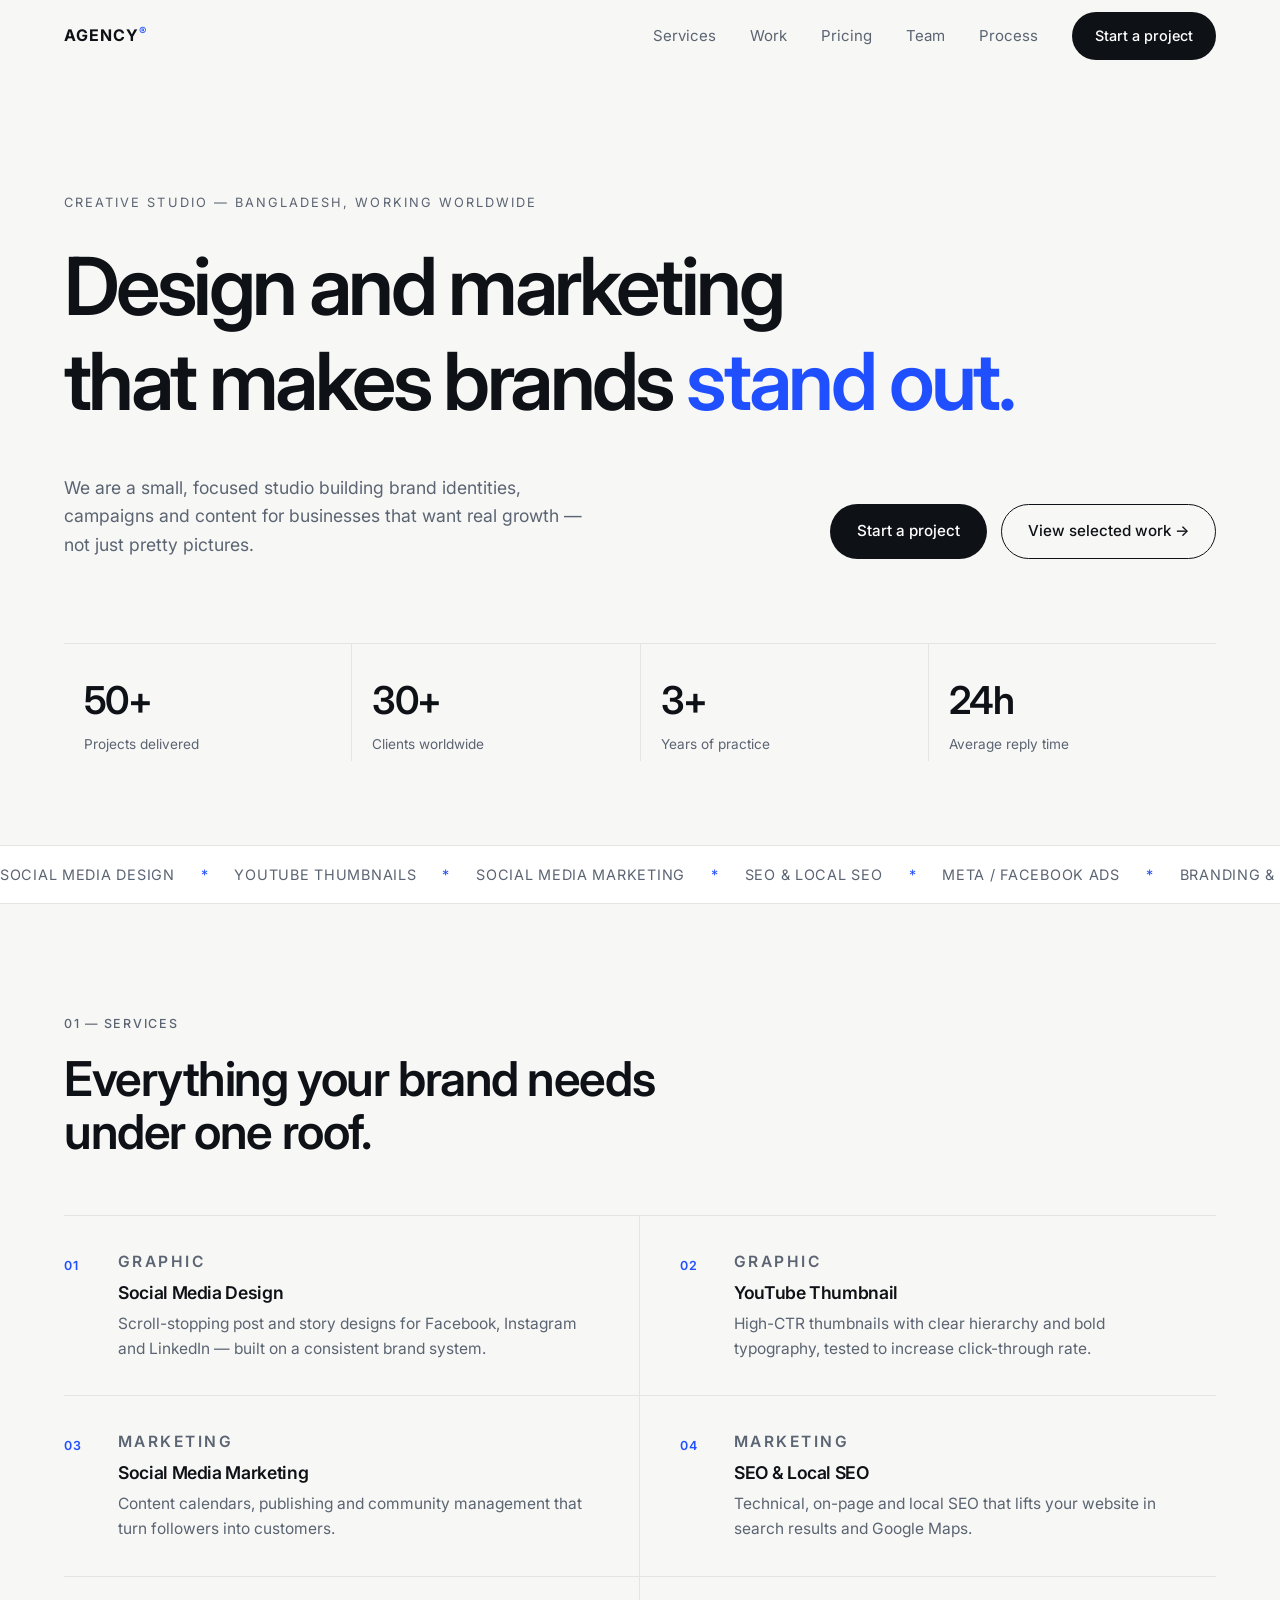
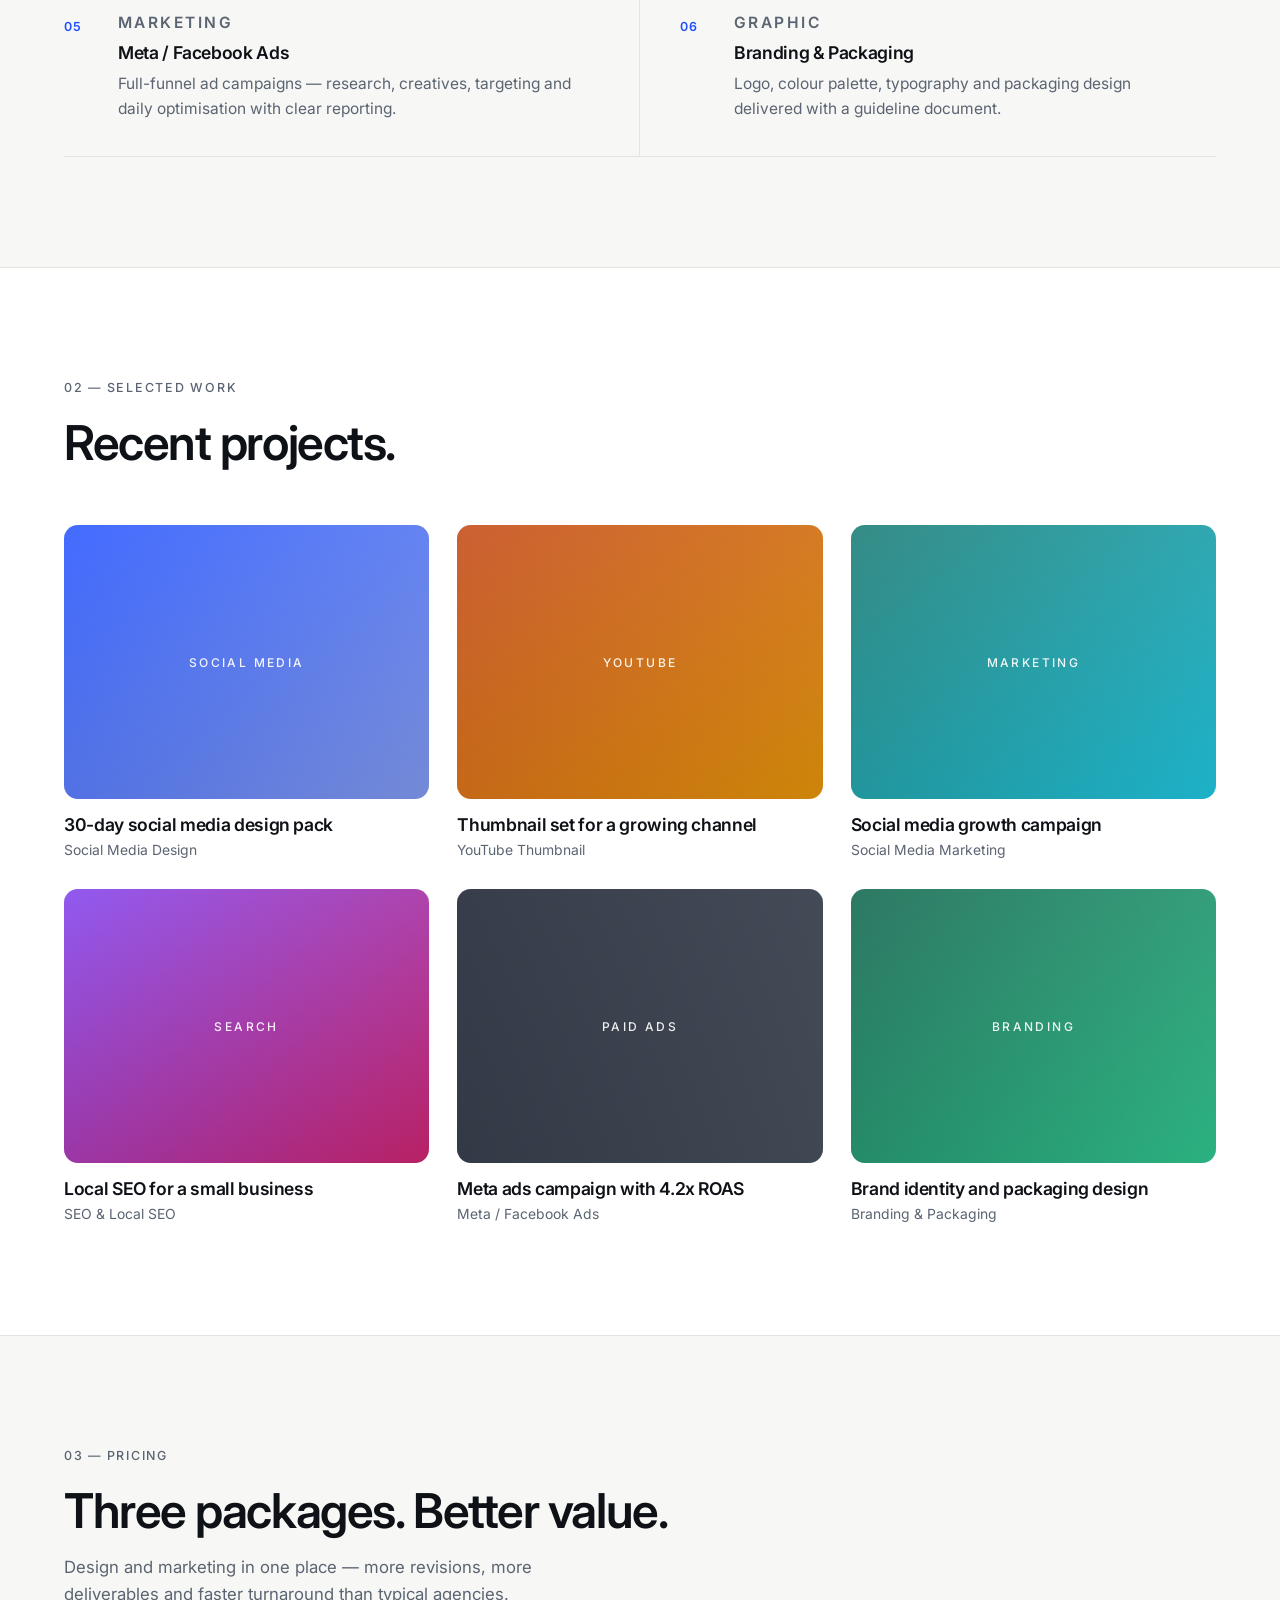
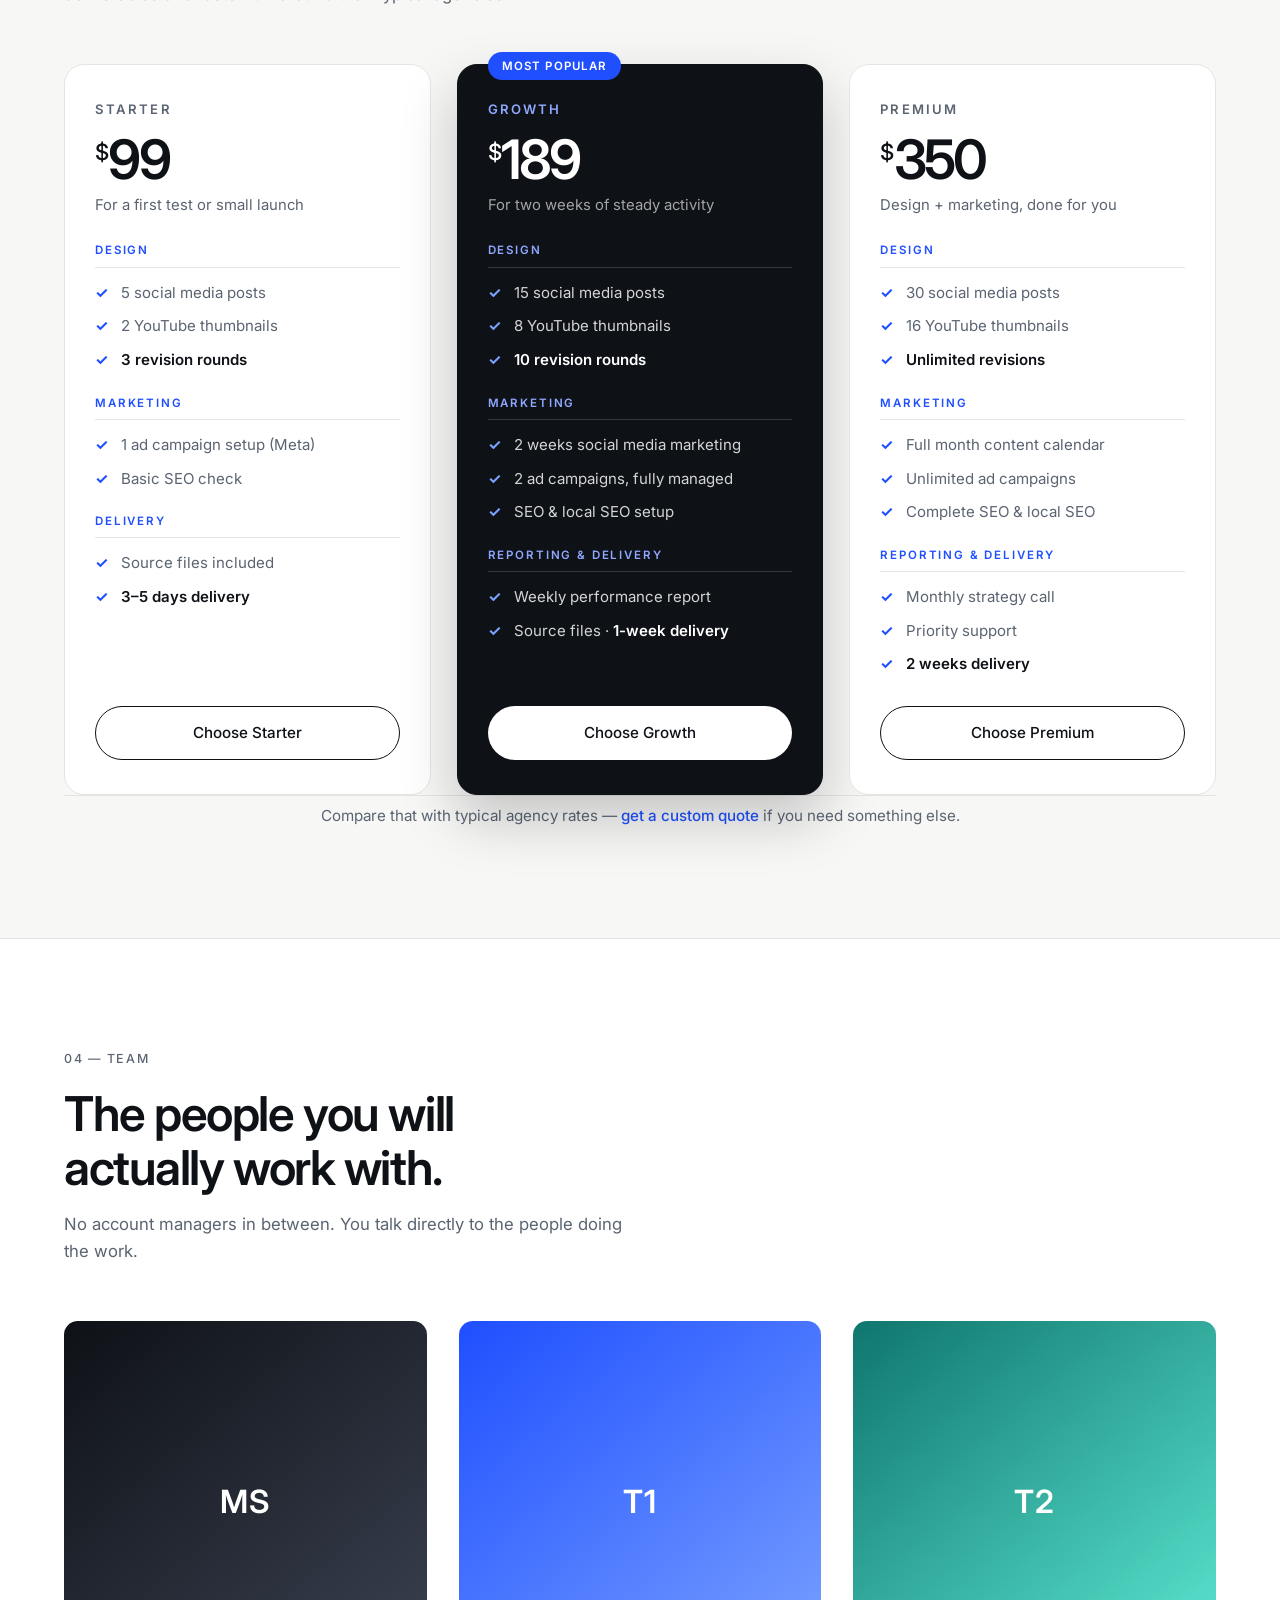
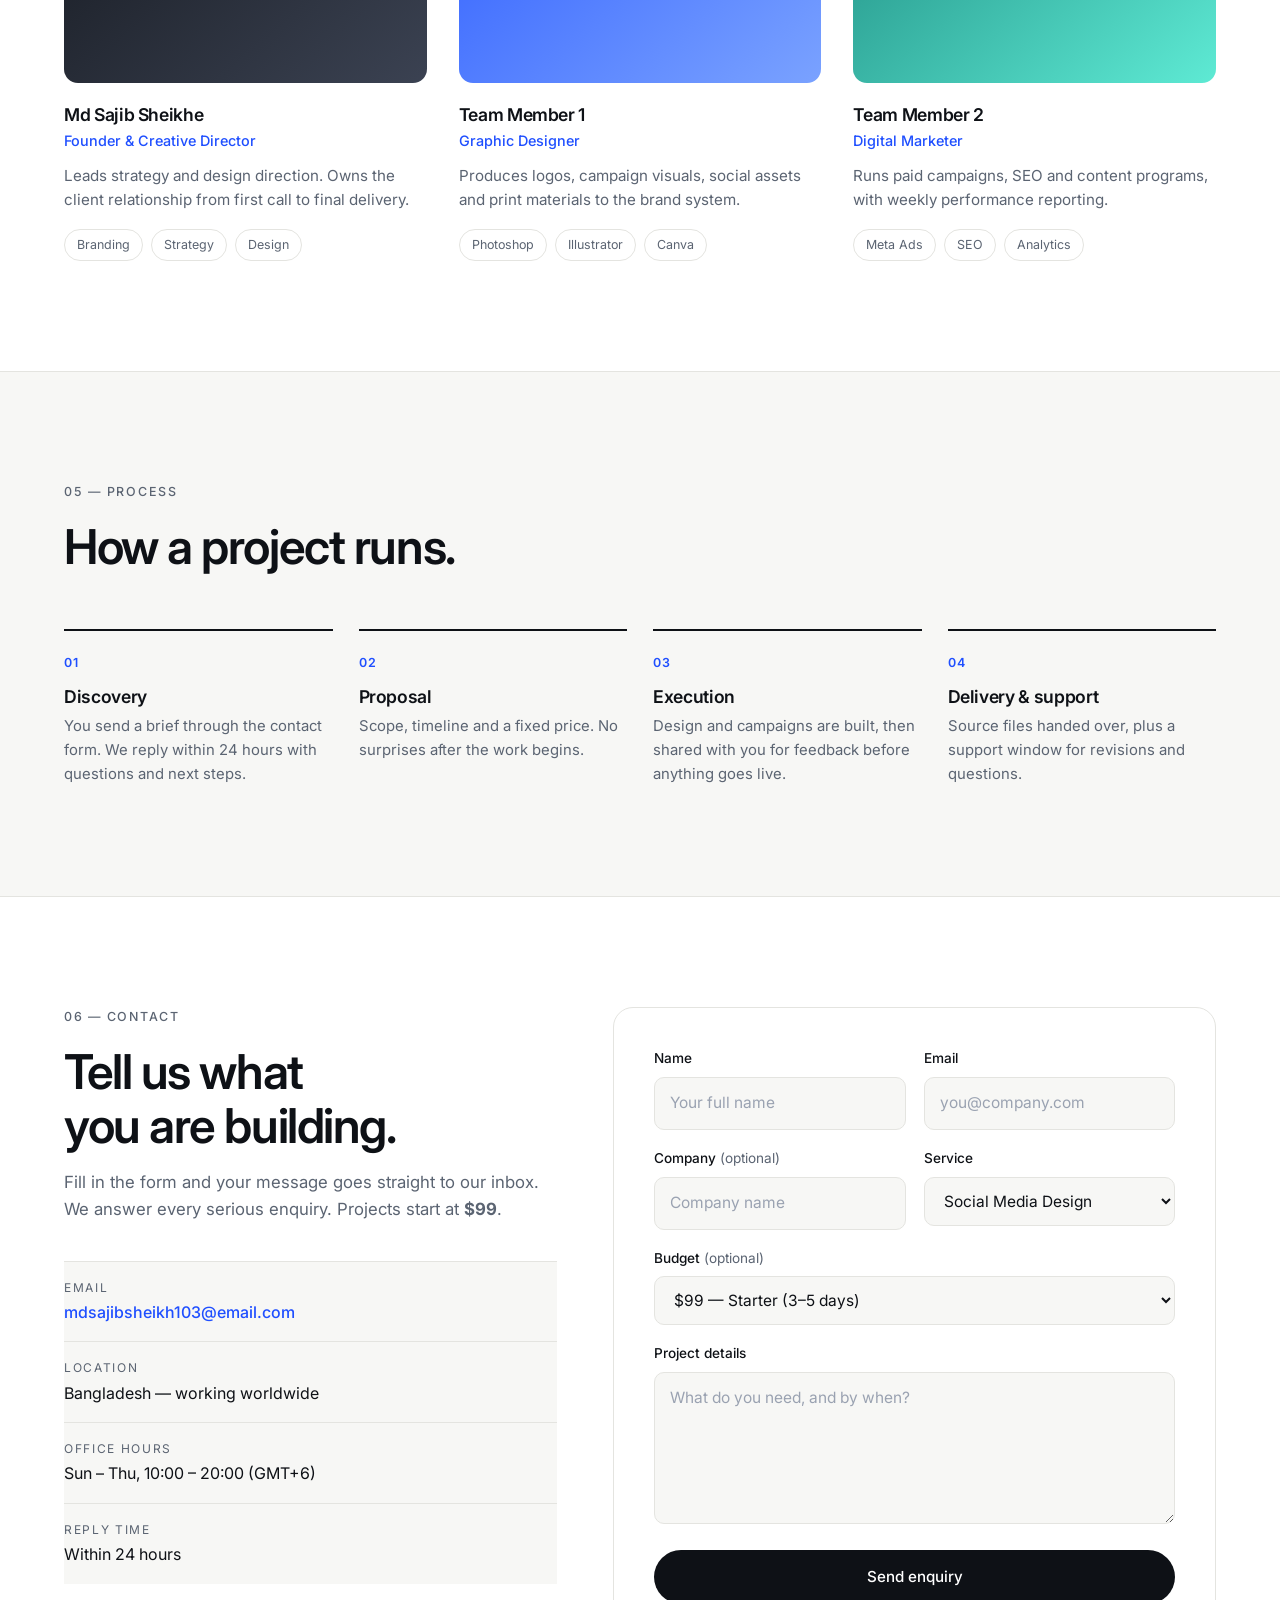
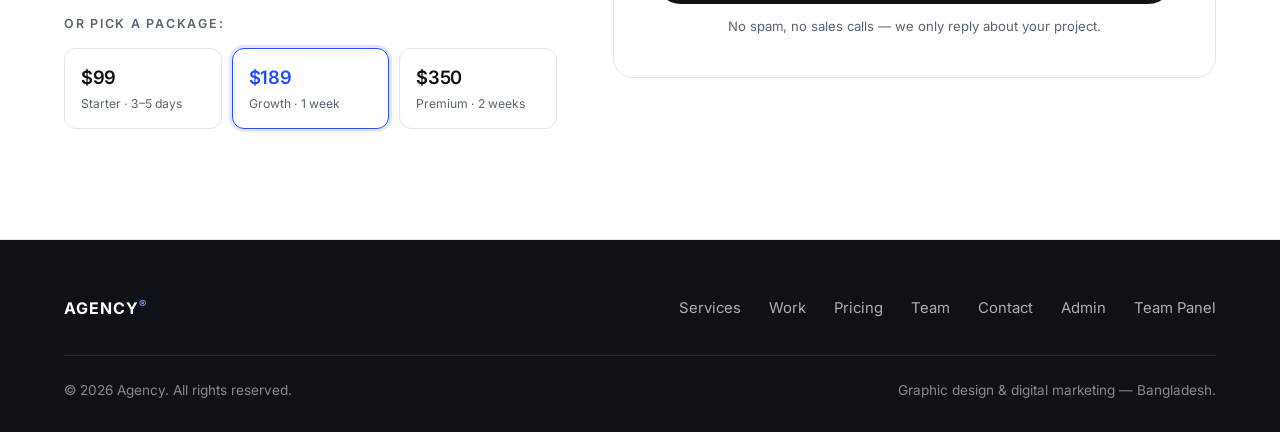
<file: index.html>
<!DOCTYPE html>
<html lang="en">
<head>
  <meta charset="UTF-8" />
  <meta name="viewport" content="width=device-width, initial-scale=1.0" />
  <title>Agency — Graphic Design & Digital Marketing</title>
  <meta name="description" content="A creative studio for graphic design, branding, SEO and digital marketing. We help brands grow online." />
  <link rel="preconnect" href="https://fonts.googleapis.com" />
  <link rel="preconnect" href="https://fonts.gstatic.com" crossorigin />
  <link href="https://fonts.googleapis.com/css2?family=Inter:wght@400;500;600;700&display=swap" rel="stylesheet" />
  <link rel="stylesheet" href="style.css" />
</head>
<body>

  <!-- ===== NAVBAR ===== -->
  <header class="nav" id="nav">
    <div class="progress" id="progress"></div>
    <div class="wrap nav-inner">
      <a href="#top" class="logo">AGENCY<span>®</span></a>

      <nav class="menu" id="menu">
        <a href="#services">Services</a>
        <a href="#work">Work</a>
        <a href="#pricing">Pricing</a>
        <a href="#team">Team</a>
        <a href="#process">Process</a>
        <a href="#contact" class="btn btn-dark nav-cta">Start a project</a>
      </nav>

      <button class="burger" id="burger" aria-label="Menu" aria-expanded="false">
        <span></span><span></span>
      </button>
    </div>
  </header>

  <main id="top">

    <!-- ===== HERO ===== -->
    <section class="hero">
      <div class="wrap">
        <p class="eyebrow">Creative studio — Bangladesh, working worldwide</p>

        <h1 class="hero-title">
          <span class="line"><span>Design and marketing</span></span>
          <span class="line"><span>that makes brands <em>stand out.</em></span></span>
        </h1>

        <div class="hero-bottom">
          <p class="hero-lead">
            We are a small, focused studio building brand identities,
            campaigns and content for businesses that want real growth —
            not just pretty pictures.
          </p>
          <div class="hero-actions">
            <a href="#contact" class="btn btn-dark">Start a project</a>
            <a href="#work" class="btn btn-ghost">View selected work →</a>
          </div>
        </div>

        <ul class="stats">
          <li><strong>50+</strong><span>Projects delivered</span></li>
          <li><strong>30+</strong><span>Clients worldwide</span></li>
          <li><strong>3+</strong><span>Years of practice</span></li>
          <li><strong>24h</strong><span>Average reply time</span></li>
        </ul>
      </div>
    </section>

    <!-- ===== MARQUEE / FOCUS ===== -->
    <section class="strip">
      <div class="strip-track" id="stripTrack">
        <span>Social Media Design</span><i>*</i>
        <span>YouTube Thumbnails</span><i>*</i>
        <span>Social Media Marketing</span><i>*</i>
        <span>SEO &amp; Local SEO</span><i>*</i>
        <span>Meta / Facebook Ads</span><i>*</i>
        <span>Branding &amp; Packaging</span><i>*</i>
      </div>
    </section>

    <!-- ===== SERVICES ===== -->
    <section class="section" id="services">
      <div class="wrap">
        <header class="head">
          <p class="label">01 — Services</p>
          <h2>Everything your brand needs<br />under one roof.</h2>
        </header>

        <div class="services">
          <article class="srv">
            <span class="srv-no">01</span>
            <div>
              <p class="srv-cat">Graphic</p>
              <h3>Social Media Design</h3>
              <p>Scroll-stopping post and story designs for Facebook, Instagram and LinkedIn — built on a consistent brand system.</p>
            </div>
          </article>

          <article class="srv">
            <span class="srv-no">02</span>
            <div>
              <p class="srv-cat">Graphic</p>
              <h3>YouTube Thumbnail</h3>
              <p>High-CTR thumbnails with clear hierarchy and bold typography, tested to increase click-through rate.</p>
            </div>
          </article>

          <article class="srv">
            <span class="srv-no">03</span>
            <div>
              <p class="srv-cat">Marketing</p>
              <h3>Social Media Marketing</h3>
              <p>Content calendars, publishing and community management that turn followers into customers.</p>
            </div>
          </article>

          <article class="srv">
            <span class="srv-no">04</span>
            <div>
              <p class="srv-cat">Marketing</p>
              <h3>SEO &amp; Local SEO</h3>
              <p>Technical, on-page and local SEO that lifts your website in search results and Google Maps.</p>
            </div>
          </article>

          <article class="srv">
            <span class="srv-no">05</span>
            <div>
              <p class="srv-cat">Marketing</p>
              <h3>Meta / Facebook Ads</h3>
              <p>Full-funnel ad campaigns — research, creatives, targeting and daily optimisation with clear reporting.</p>
            </div>
          </article>

          <article class="srv">
            <span class="srv-no">06</span>
            <div>
              <p class="srv-cat">Graphic</p>
              <h3>Branding &amp; Packaging</h3>
              <p>Logo, colour palette, typography and packaging design delivered with a guideline document.</p>
            </div>
          </article>
        </div>
      </div>
    </section>

    <!-- ===== WORK ===== -->
    <section class="section section-alt" id="work">
      <div class="wrap">
        <header class="head">
          <p class="label">02 — Selected work</p>
          <h2>Recent projects.</h2>
        </header>

        <div class="work">
          <article class="case">
            <div class="case-img c1"><span>SOCIAL MEDIA</span></div>
            <div class="case-meta">
              <h3>30-day social media design pack</h3>
              <p>Social Media Design</p>
            </div>
          </article>

          <article class="case">
            <div class="case-img c2"><span>YOUTUBE</span></div>
            <div class="case-meta">
              <h3>Thumbnail set for a growing channel</h3>
              <p>YouTube Thumbnail</p>
            </div>
          </article>

          <article class="case">
            <div class="case-img c3"><span>MARKETING</span></div>
            <div class="case-meta">
              <h3>Social media growth campaign</h3>
              <p>Social Media Marketing</p>
            </div>
          </article>

          <article class="case">
            <div class="case-img c4"><span>SEARCH</span></div>
            <div class="case-meta">
              <h3>Local SEO for a small business</h3>
              <p>SEO &amp; Local SEO</p>
            </div>
          </article>

          <article class="case">
            <div class="case-img c5"><span>PAID ADS</span></div>
            <div class="case-meta">
              <h3>Meta ads campaign with 4.2x ROAS</h3>
              <p>Meta / Facebook Ads</p>
            </div>
          </article>

          <article class="case">
            <div class="case-img c6"><span>BRANDING</span></div>
            <div class="case-meta">
              <h3>Brand identity and packaging design</h3>
              <p>Branding &amp; Packaging</p>
            </div>
          </article>
        </div>
      </div>
    </section>

    <!-- ===== PRICING ===== -->
    <section class="section" id="pricing">
      <div class="wrap">
        <header class="head">
          <p class="label">03 — Pricing</p>
          <h2>Three packages. Better value.</h2>
          <p class="head-sub">Design and marketing in one place — more revisions, more deliverables and faster turnaround than typical agencies.</p>
        </header>

        <div class="plans plans-3">

          <!-- ---- STARTER ---- -->
          <article class="plan">
            <p class="plan-name">Starter</p>
            <p class="plan-price"><span>$</span>99</p>
            <p class="plan-for">For a first test or small launch</p>

            <p class="plan-grp">Design</p>
            <ul class="plan-list">
              <li>5 social media posts</li>
              <li>2 YouTube thumbnails</li>
              <li><b>3 revision rounds</b></li>
            </ul>

            <p class="plan-grp">Marketing</p>
            <ul class="plan-list">
              <li>1 ad campaign setup (Meta)</li>
              <li>Basic SEO check</li>
            </ul>

            <p class="plan-grp">Delivery</p>
            <ul class="plan-list">
              <li>Source files included</li>
              <li><b>3–5 days delivery</b></li>
            </ul>

            <a href="#contact" class="btn btn-ghost btn-block">Choose Starter</a>
          </article>

          <!-- ---- GROWTH (featured) ---- -->
          <article class="plan plan-featured">
            <span class="plan-tag">Most popular</span>
            <p class="plan-name">Growth</p>
            <p class="plan-price"><span>$</span>189</p>
            <p class="plan-for">For two weeks of steady activity</p>

            <p class="plan-grp">Design</p>
            <ul class="plan-list">
              <li>15 social media posts</li>
              <li>8 YouTube thumbnails</li>
              <li><b>10 revision rounds</b></li>
            </ul>

            <p class="plan-grp">Marketing</p>
            <ul class="plan-list">
              <li>2 weeks social media marketing</li>
              <li>2 ad campaigns, fully managed</li>
              <li>SEO &amp; local SEO setup</li>
            </ul>

            <p class="plan-grp">Reporting &amp; delivery</p>
            <ul class="plan-list">
              <li>Weekly performance report</li>
              <li>Source files · <b>1-week delivery</b></li>
            </ul>

            <a href="#contact" class="btn btn-dark btn-block">Choose Growth</a>
          </article>

          <!-- ---- PREMIUM ---- -->
          <article class="plan">
            <p class="plan-name">Premium</p>
            <p class="plan-price"><span>$</span>350</p>
            <p class="plan-for">Design + marketing, done for you</p>

            <p class="plan-grp">Design</p>
            <ul class="plan-list">
              <li>30 social media posts</li>
              <li>16 YouTube thumbnails</li>
              <li><b>Unlimited revisions</b></li>
            </ul>

            <p class="plan-grp">Marketing</p>
            <ul class="plan-list">
              <li>Full month content calendar</li>
              <li>Unlimited ad campaigns</li>
              <li>Complete SEO &amp; local SEO</li>
            </ul>

            <p class="plan-grp">Reporting &amp; delivery</p>
            <ul class="plan-list">
              <li>Monthly strategy call</li>
              <li>Priority support</li>
              <li><b>2 weeks delivery</b></li>
            </ul>

            <a href="#contact" class="btn btn-ghost btn-block">Choose Premium</a>
          </article>

        </div>

        <p class="pkg-note">Compare that with typical agency rates — <a href="#contact">get a custom quote</a> if you need something else.</p>
      </div>
    </section>

    <!-- ===== TEAM ===== -->
    <section class="section section-alt" id="team">
      <div class="wrap">
        <header class="head">
          <p class="label">04 — Team</p>
          <h2>The people you will<br />actually work with.</h2>
          <p class="head-sub">No account managers in between. You talk directly to the people doing the work.</p>
        </header>

        <div class="team">
          <article class="person">
            <div class="person-img p1">MS</div>
            <h3>Md Sajib Sheikhe</h3>
            <p class="person-role">Founder &amp; Creative Director</p>
            <p class="person-bio">Leads strategy and design direction. Owns the client relationship from first call to final delivery.</p>
            <ul class="tags">
              <li>Branding</li><li>Strategy</li><li>Design</li>
            </ul>
          </article>

          <article class="person">
            <div class="person-img p2">T1</div>
            <h3>Team Member 1</h3>
            <p class="person-role">Graphic Designer</p>
            <p class="person-bio">Produces logos, campaign visuals, social assets and print materials to the brand system.</p>
            <ul class="tags">
              <li>Photoshop</li><li>Illustrator</li><li>Canva</li>
            </ul>
          </article>

          <article class="person">
            <div class="person-img p3">T2</div>
            <h3>Team Member 2</h3>
            <p class="person-role">Digital Marketer</p>
            <p class="person-bio">Runs paid campaigns, SEO and content programs, with weekly performance reporting.</p>
            <ul class="tags">
              <li>Meta Ads</li><li>SEO</li><li>Analytics</li>
            </ul>
          </article>
        </div>
      </div>
    </section>

    <!-- ===== PROCESS ===== -->
    <section class="section" id="process">
      <div class="wrap">
        <header class="head">
          <p class="label">05 — Process</p>
          <h2>How a project runs.</h2>
        </header>

        <ol class="steps">
          <li>
            <span>01</span>
            <h3>Discovery</h3>
            <p>You send a brief through the contact form. We reply within 24 hours with questions and next steps.</p>
          </li>
          <li>
            <span>02</span>
            <h3>Proposal</h3>
            <p>Scope, timeline and a fixed price. No surprises after the work begins.</p>
          </li>
          <li>
            <span>03</span>
            <h3>Execution</h3>
            <p>Design and campaigns are built, then shared with you for feedback before anything goes live.</p>
          </li>
          <li>
            <span>04</span>
            <h3>Delivery &amp; support</h3>
            <p>Source files handed over, plus a support window for revisions and questions.</p>
          </li>
        </ol>
      </div>
    </section>

    <!-- ===== CONTACT ===== -->
    <section class="section section-alt" id="contact">
      <div class="wrap contact">
        <div class="contact-left">
          <p class="label">06 — Contact</p>
          <h2>Tell us what<br />you are building.</h2>
          <p class="head-sub">Fill in the form and your message goes straight to our inbox. We answer every serious enquiry. Projects start at <b>$99</b>.</p>

          <dl class="details">
            <div>
              <dt>Email</dt>
              <dd><a href="mailto:mdsajibsheikh103@email.com">mdsajibsheikh103@email.com</a></dd>
            </div>
            <div>
              <dt>Location</dt>
              <dd>Bangladesh — working worldwide</dd>
            </div>
            <div>
              <dt>Office hours</dt>
              <dd>Sun – Thu, 10:00 – 20:00 (GMT+6)</dd>
            </div>
            <div>
              <dt>Reply time</dt>
              <dd>Within 24 hours</dd>
            </div>
          </dl>

          <div class="pick">
            <p class="pick-title">Or pick a package:</p>
            <div class="pick-btns">
              <button type="button" class="pick-btn" data-budget="$99 — Starter (3–5 days)">
                <b>$99</b><span>Starter · 3–5 days</span>
              </button>
              <button type="button" class="pick-btn is-active" data-budget="$189 — Growth (1 week)">
                <b>$189</b><span>Growth · 1 week</span>
              </button>
              <button type="button" class="pick-btn" data-budget="$350 — Premium (2 weeks)">
                <b>$350</b><span>Premium · 2 weeks</span>
              </button>
            </div>
          </div>
        </div>

        <!-- ✅ Formspree: replace YOUR_FORM_ID with your own form ID -->
        <form class="form" id="contactForm" action="https://formspree.io/f/YOUR_FORM_ID" method="POST">
          <div class="row">
            <div class="field">
              <label for="name">Name</label>
              <input id="name" type="text" name="name" placeholder="Your full name" required />
            </div>
            <div class="field">
              <label for="email">Email</label>
              <input id="email" type="email" name="email" placeholder="you@company.com" required />
            </div>
          </div>

          <div class="row">
            <div class="field">
              <label for="company">Company <span>(optional)</span></label>
              <input id="company" type="text" name="company" placeholder="Company name" />
            </div>
            <div class="field">
              <label for="service">Service</label>
              <select id="service" name="service">
                <option>Social Media Design</option>
                <option>YouTube Thumbnail</option>
                <option>Social Media Marketing</option>
                <option>SEO &amp; Local SEO</option>
                <option>Meta / Facebook Ads</option>
                <option>Branding &amp; Packaging</option>
                <option>Other</option>
              </select>
            </div>
          </div>

          <div class="field">
            <label for="budget">Budget <span>(optional)</span></label>
            <select id="budget" name="budget">
              <option>$99 — Starter (3–5 days)</option>
              <option>$189 — Growth (1 week)</option>
              <option>$350 — Premium (2 weeks)</option>
              <option>Custom quote</option>
            </select>
          </div>

          <div class="field">
            <label for="message">Project details</label>
            <textarea id="message" name="message" rows="5" placeholder="What do you need, and by when?" required></textarea>
          </div>

          <button type="submit" class="btn btn-dark btn-block" id="submitBtn">Send enquiry</button>
          <p class="form-fine">No spam, no sales calls — we only reply about your project.</p>
          <p class="form-note" id="formMsg" hidden></p>
        </form>
      </div>
    </section>

  </main>

  <!-- ===== FOOTER ===== -->
  <footer class="footer">
    <div class="wrap">
      <div class="foot-top">
        <a href="#top" class="logo">AGENCY<span>®</span></a>
        <nav class="foot-menu">
          <a href="#services">Services</a>
          <a href="#work">Work</a>
          <a href="#pricing">Pricing</a>
          <a href="#team">Team</a>
          <a href="#contact">Contact</a>
          <a href="admin.html">Admin</a>
          <a href="team.html">Team Panel</a>
        </nav>
      </div>

      <div class="foot-bottom">
        <p>© <span id="year"></span> Agency. All rights reserved.</p>
        <p>Graphic design &amp; digital marketing — Bangladesh.</p>
      </div>
    </div>
  </footer>

  <script src="script.js"></script>
</body>
</html>
</file>
<file: style.css>
/* =========================================================
   AGENCY — premium minimal design system
   ========================================================= */

:root{
  --ink:#0e1116;
  --ink-2:#5b6472;
  --paper:#f7f7f5;
  --paper-2:#ffffff;
  --line:#e4e4e0;
  --accent:#1f4fff;
  --radius:14px;
  --wrap:1180px;
  --ease:cubic-bezier(.2,.7,.3,1);
}

*,*::before,*::after{box-sizing:border-box;margin:0;padding:0}

html{scroll-behavior:smooth;-webkit-text-size-adjust:100%}

body{
  font-family:'Inter',system-ui,-apple-system,'Segoe UI',sans-serif;
  background:var(--paper);
  color:var(--ink);
  line-height:1.6;
  font-size:16px;
  -webkit-font-smoothing:antialiased;
  overflow-x:hidden;
}

a{color:inherit;text-decoration:none}
ul,ol{list-style:none}
img{max-width:100%;display:block}
button,input,select,textarea{font:inherit;color:inherit}

.wrap{width:min(var(--wrap),90%);margin-inline:auto}

/* ---------- typography ---------- */
h1,h2,h3{line-height:1.12;letter-spacing:-.03em;font-weight:600}
h2{font-size:clamp(1.9rem,4vw,3rem)}
h3{font-size:1.1rem;letter-spacing:-.02em}

.label{
  font-size:.78rem;letter-spacing:.14em;text-transform:uppercase;
  color:var(--ink-2);font-weight:500;margin-bottom:18px;
}
.head{max-width:760px;margin-bottom:56px}
.head-sub{color:var(--ink-2);margin-top:16px;font-size:1.05rem;max-width:560px}

/* ---------- buttons ---------- */
.btn{
  display:inline-flex;align-items:center;justify-content:center;gap:8px;
  padding:14px 26px;border-radius:100px;font-size:.95rem;font-weight:500;
  border:1px solid transparent;cursor:pointer;
  transition:transform .25s var(--ease),background .25s,color .25s,border-color .25s;
  white-space:nowrap;
}
.btn-dark{background:var(--ink);color:#fff}
.btn-dark:hover{background:var(--accent);transform:translateY(-2px)}
.btn-ghost{border-color:var(--ink);color:var(--ink)}
.btn-ghost:hover{background:var(--ink);color:#fff}
.btn-block{width:100%}
.btn:disabled{opacity:.6;cursor:not-allowed;transform:none}

/* =========================================================
   NAV
   ========================================================= */
.nav{
  position:sticky;top:0;z-index:100;
  background:rgba(247,247,245,.86);
  backdrop-filter:blur(14px);
  border-bottom:1px solid transparent;
  transition:border-color .3s,background .3s;
}
.nav.stuck{border-bottom-color:var(--line);background:rgba(247,247,245,.95)}
.nav-inner{display:flex;align-items:center;justify-content:space-between;height:72px;gap:24px}

.logo{font-weight:700;letter-spacing:.06em;font-size:1rem}
.logo span{color:var(--accent);font-size:.7rem;vertical-align:super}

.menu{display:flex;align-items:center;gap:34px}
.menu>a:not(.btn){
  font-size:.94rem;color:var(--ink-2);position:relative;padding:4px 0;
  transition:color .25s;
}
.menu>a:not(.btn)::after{
  content:"";position:absolute;left:0;bottom:0;height:1px;width:0;
  background:var(--ink);transition:width .3s var(--ease);
}
.menu>a:not(.btn):hover{color:var(--ink)}
.menu>a:not(.btn):hover::after{width:100%}
.nav-cta{padding:11px 22px;font-size:.9rem}

.burger{
  display:none;width:44px;height:44px;border:1px solid var(--line);
  background:var(--paper-2);border-radius:10px;cursor:pointer;
  flex-direction:column;align-items:center;justify-content:center;gap:6px;
}
.burger span{display:block;width:18px;height:1.6px;background:var(--ink);transition:.3s var(--ease)}
.burger[aria-expanded="true"] span:first-child{transform:translateY(3.8px) rotate(45deg)}
.burger[aria-expanded="true"] span:last-child{transform:translateY(-3.8px) rotate(-45deg)}

/* =========================================================
   HERO
   ========================================================= */
.hero{padding:clamp(60px,10vw,120px) 0 clamp(48px,7vw,84px)}
.eyebrow{
  font-size:.8rem;letter-spacing:.16em;text-transform:uppercase;
  color:var(--ink-2);margin-bottom:28px;
}
.hero-title{
  font-size:clamp(2.3rem,7vw,5rem);
  font-weight:600;letter-spacing:-.045em;
}
.hero-title em{font-style:normal;color:var(--accent)}

.hero-bottom{
  display:grid;grid-template-columns:1.2fr 1fr;gap:40px;
  align-items:end;margin-top:44px;
}
.hero-lead{font-size:1.1rem;color:var(--ink-2);max-width:520px}
.hero-actions{display:flex;gap:14px;justify-content:flex-end;flex-wrap:wrap}

.stats{
  display:grid;grid-template-columns:repeat(4,1fr);
  gap:1px;background:var(--line);border-top:1px solid var(--line);
  margin-top:clamp(48px,7vw,84px);
}
.stats li{background:var(--paper);padding:26px 20px 4px}
.stats strong{display:block;font-size:clamp(1.7rem,3.4vw,2.4rem);font-weight:600;letter-spacing:-.04em}
.stats span{font-size:.85rem;color:var(--ink-2)}

/* ---------- strip (marquee styles are in ANIMATIONS) ---------- */

/* =========================================================
   SECTIONS
   ========================================================= */
.section{padding:clamp(64px,9vw,110px) 0}
.section-alt{background:var(--paper-2);border-block:1px solid var(--line)}

/* ---------- services ---------- */
.services{
  display:grid;grid-template-columns:repeat(2,1fr);
  border-top:1px solid var(--line);
}
.srv{
  display:flex;gap:26px;padding:34px 30px 34px 0;
  border-bottom:1px solid var(--line);
  transition:background .3s;
}
.srv:nth-child(odd){border-right:1px solid var(--line);padding-right:40px}
.srv:nth-child(even){padding-left:40px}
.srv:hover{background:rgba(31,79,255,.035)}
.srv-no{
  font-size:.78rem;color:var(--accent);font-weight:600;
  letter-spacing:.1em;padding-top:6px;min-width:28px;
}
.srv h3{margin-bottom:9px}
.srv-cat{
  font-size:.72rem;letter-spacing:.16em;text-transform:uppercase;
  color:var(--accent);font-weight:600;margin-bottom:8px;
}
.srv p{color:var(--ink-2);font-size:.97rem}

/* ---------- work ---------- */
.work{display:grid;grid-template-columns:repeat(3,1fr);gap:28px}
.case{display:block;transition:transform .35s var(--ease)}
.case:hover{transform:translateY(-6px)}
.case-img{
  aspect-ratio:4/3;border-radius:var(--radius);
  display:grid;place-items:center;overflow:hidden;position:relative;
}
.case-img span{
  font-size:.75rem;letter-spacing:.2em;color:rgba(255,255,255,.92);
  font-weight:500;z-index:1;
}
.case-img::after{
  content:"";position:absolute;inset:0;
  background:linear-gradient(160deg,rgba(255,255,255,.16),rgba(0,0,0,.16));
}
.c1{background:linear-gradient(140deg,#1f4fff,#8aa4ff)}
.c2{background:linear-gradient(140deg,#c2410c,#f59e0b)}
.c3{background:linear-gradient(140deg,#0f766e,#22d3ee)}
.c4{background:linear-gradient(140deg,#7c3aed,#db2777)}
.c5{background:linear-gradient(140deg,#111827,#4b5563)}
.c6{background:linear-gradient(140deg,#065f46,#34d399)}
.case-meta{padding-top:16px}
.case-meta h3{margin-bottom:4px}
.case-meta p{font-size:.87rem;color:var(--ink-2)}

/* ---------- team ---------- */
.team{display:grid;grid-template-columns:repeat(3,1fr);gap:32px}
.person-img{
  width:100%;aspect-ratio:1/1;border-radius:var(--radius);
  display:grid;place-items:center;font-size:2rem;font-weight:600;
  color:#fff;letter-spacing:.04em;margin-bottom:22px;
}
.p1{background:linear-gradient(140deg,#0e1116,#3b4252)}
.p2{background:linear-gradient(140deg,#1f4fff,#7aa2ff)}
.p3{background:linear-gradient(140deg,#0f766e,#5eead4)}
.person h3{margin-bottom:4px}
.person-role{color:var(--accent);font-size:.9rem;font-weight:500;margin-bottom:12px}
.person-bio{color:var(--ink-2);font-size:.95rem}
.tags{display:flex;gap:8px;flex-wrap:wrap;margin-top:16px}
.tags li{
  font-size:.78rem;padding:5px 12px;border:1px solid var(--line);
  border-radius:100px;background:var(--paper-2);color:var(--ink-2);
}

/* ---------- pricing ---------- */
.pkg-group{margin-bottom:52px}
.pkg-head{
  display:flex;align-items:center;gap:18px;
  margin-bottom:26px;padding-bottom:16px;border-bottom:1px solid var(--line);
}
.pkg-mark{
  width:44px;height:44px;flex-shrink:0;border-radius:12px;
  background:var(--ink);color:#fff;display:grid;place-items:center;
  font-size:.85rem;font-weight:600;letter-spacing:.05em;
}
.pkg-head h3{font-size:1.35rem;margin-bottom:2px}
.pkg-head p{font-size:.93rem;color:var(--ink-2)}
.pkg-note{
  text-align:center;font-size:.95rem;color:var(--ink-2);
  padding-top:8px;border-top:1px solid var(--line);
}
.pkg-note a{color:var(--accent);font-weight:500}
.pkg-note a:hover{text-decoration:underline}

.plans{display:grid;grid-template-columns:repeat(3,1fr);gap:26px;align-items:stretch}
.plans-3{grid-template-columns:repeat(3,1fr)}
.plans-2{grid-template-columns:repeat(2,1fr)}
.plan{display:flex;flex-direction:column}
.plan .btn{margin-top:auto}
.plan{
  background:var(--paper-2);border:1px solid var(--line);
  border-radius:20px;padding:34px 30px;position:relative;
  transition:transform .4s var(--ease),box-shadow .4s var(--ease),border-color .3s;
}
.plan:hover{transform:translateY(-8px);box-shadow:0 24px 50px rgba(14,17,22,.1);border-color:#c9c9c4}
.plan-featured{
  background:var(--ink);color:#fff;border-color:var(--ink);
  box-shadow:0 24px 55px rgba(14,17,22,.22);
}
.plan-featured:hover{box-shadow:0 30px 65px rgba(14,17,22,.3)}
.plan-tag{
  position:absolute;top:-13px;left:30px;
  background:var(--accent);color:#fff;font-size:.72rem;font-weight:600;
  letter-spacing:.1em;text-transform:uppercase;
  padding:5px 14px;border-radius:100px;
}
.plan-name{
  font-size:.82rem;letter-spacing:.16em;text-transform:uppercase;
  color:var(--ink-2);font-weight:600;
}
.plan-featured .plan-name{color:#8fa8ff}
.plan-price{
  font-size:clamp(2.4rem,5vw,3.4rem);font-weight:600;
  letter-spacing:-.05em;line-height:1.1;margin:10px 0 4px;
}
.plan-price span{font-size:1.4rem;vertical-align:super;font-weight:500;margin-right:2px}
.plan-for{font-size:.93rem;color:var(--ink-2);margin-bottom:24px}
.plan-featured .plan-for{color:rgba(255,255,255,.62)}
.plan-grp{
  font-size:.72rem;letter-spacing:.16em;text-transform:uppercase;
  font-weight:600;color:var(--accent);
  padding-bottom:7px;margin-bottom:14px;
  border-bottom:1px solid var(--line);
}
.plan-featured .plan-grp{color:#8fa8ff;border-bottom-color:rgba(255,255,255,.16)}
.plan-list{display:flex;flex-direction:column;gap:11px;margin-bottom:22px}
.plan-list:last-of-type{margin-bottom:30px}
.plan-list li{
  position:relative;padding-left:26px;font-size:.94rem;color:var(--ink-2);
  line-height:1.5;
}
.plan-list li b{color:var(--ink);font-weight:600}
.plan-featured .plan-list li{color:rgba(255,255,255,.82)}
.plan-featured .plan-list li b{color:#fff}
.plan-list li::before{
  content:"✓";position:absolute;left:0;top:0;
  color:var(--accent);font-weight:700;
}
.plan-featured .plan-list li::before{color:#7aa2ff}
.plan-featured .btn-dark{background:#fff;color:var(--ink)}
.plan-featured .btn-dark:hover{background:var(--accent);color:#fff}

/* ---------- process ---------- */
.steps{display:grid;grid-template-columns:repeat(4,1fr);gap:26px}
.steps li{padding-top:22px;border-top:2px solid var(--ink)}
.steps span{
  display:block;font-size:.78rem;color:var(--accent);
  font-weight:600;letter-spacing:.12em;margin-bottom:14px;
}
.steps h3{margin-bottom:8px}
.steps p{font-size:.93rem;color:var(--ink-2)}

/* =========================================================
   CONTACT
   ========================================================= */
.contact{display:grid;grid-template-columns:.9fr 1.1fr;gap:56px;align-items:start}
.details{margin-top:38px;display:grid;gap:1px;background:var(--line);border-top:1px solid var(--line)}
.details>div{background:var(--paper);padding:16px 0}
.details dt{font-size:.75rem;letter-spacing:.14em;text-transform:uppercase;color:var(--ink-2)}
.details dd{font-size:1rem;margin-top:3px}
.details dd a{color:var(--accent);font-weight:500}
.details dd a:hover{text-decoration:underline}

/* ---- package picker ---- */
.pick{margin-top:30px}
.pick-title{
  font-size:.78rem;letter-spacing:.14em;text-transform:uppercase;
  color:var(--ink-2);font-weight:600;margin-bottom:14px;
}
.pick-btns{display:grid;grid-template-columns:repeat(3,1fr);gap:10px}
.pick-btn{
  display:flex;flex-direction:column;gap:2px;align-items:flex-start;
  padding:14px 16px;border-radius:12px;cursor:pointer;text-align:left;
  background:var(--paper-2);border:1px solid var(--line);
  transition:border-color .25s,transform .25s var(--ease),box-shadow .25s;
}
.pick-btn:hover{border-color:var(--accent);transform:translateY(-3px)}
.pick-btn.is-active{
  border-color:var(--accent);box-shadow:0 0 0 3px rgba(31,79,255,.13);
}
.pick-btn b{font-size:1.15rem;font-weight:600;letter-spacing:-.02em}
.pick-btn span{font-size:.76rem;color:var(--ink-2)}
.pick-btn.is-active b{color:var(--accent)}

.form-fine{
  margin-top:12px;text-align:center;
  font-size:.82rem;color:var(--ink-2);
}

.form{
  background:var(--paper-2);border:1px solid var(--line);
  border-radius:20px;padding:clamp(24px,4vw,40px);
}
.row{display:grid;grid-template-columns:1fr 1fr;gap:18px}
.field{margin-bottom:18px}
.field label{display:block;font-size:.85rem;font-weight:500;margin-bottom:7px}
.field label span{color:var(--ink-2);font-weight:400}
.field input,.field select,.field textarea{
  width:100%;padding:13px 15px;border-radius:10px;font-size:.97rem;
  background:var(--paper);border:1px solid var(--line);
  transition:border-color .2s,box-shadow .2s;
}
.field textarea{resize:vertical;min-height:120px}
.field input:focus,.field select:focus,.field textarea:focus{
  outline:none;border-color:var(--accent);
  box-shadow:0 0 0 3px rgba(31,79,255,.14);
}
.field input::placeholder,.field textarea::placeholder{color:#9aa2b1}
.form-note{margin-top:14px;text-align:center;font-size:.92rem;font-weight:500}
.form-note.ok{color:#0f766e}
.form-note.err{color:#b91c1c}

/* =========================================================
   FOOTER
   ========================================================= */
.footer{background:var(--ink);color:#fff;padding:56px 0 30px}
.foot-top{
  display:flex;justify-content:space-between;align-items:center;
  gap:24px;flex-wrap:wrap;padding-bottom:34px;
  border-bottom:1px solid rgba(255,255,255,.12);
}
.footer .logo span{color:#7aa2ff}
.foot-menu{display:flex;gap:28px;flex-wrap:wrap}
.foot-menu a{color:rgba(255,255,255,.66);font-size:.93rem;transition:color .25s}
.foot-menu a:hover{color:#fff}
.foot-bottom{
  display:flex;justify-content:space-between;gap:14px;flex-wrap:wrap;
  padding-top:24px;font-size:.85rem;color:rgba(255,255,255,.5);
}

/* =========================================================
   REVEAL ANIMATION
   ========================================================= */
.reveal{opacity:0;transform:translateY(24px);transition:opacity .7s var(--ease),transform .7s var(--ease)}
.reveal.in{opacity:1;transform:none}

/* =========================================================
   ANIMATIONS
   ========================================================= */

/* ---- scroll progress bar ---- */
.progress{
  position:absolute;left:0;bottom:-1px;height:2px;width:0%;
  background:var(--accent);transition:width .1s linear;z-index:5;
}

/* ---- hero title: line by line mask reveal ---- */
.hero .eyebrow,
.hero .hero-bottom,
.hero .stats li{animation:fadeUp .8s var(--ease) both}
.hero .eyebrow{animation-delay:.05s}
.hero .hero-bottom{animation-delay:.55s}
.hero .stats li:nth-child(1){animation-delay:.75s}
.hero .stats li:nth-child(2){animation-delay:.85s}
.hero .stats li:nth-child(3){animation-delay:.95s}
.hero .stats li:nth-child(4){animation-delay:1.05s}

.hero-title .line{
  display:block;overflow:hidden;padding-bottom:.06em;
}
.hero-title .line>span{
  display:block;transform:translateY(110%);
  animation:lineUp .95s var(--ease) both;
}
.hero-title .line:nth-child(1)>span{animation-delay:.15s}
.hero-title .line:nth-child(2)>span{animation-delay:.3s}

@keyframes lineUp{
  from{transform:translateY(110%)}
  to{transform:translateY(0)}
}
@keyframes fadeUp{
  from{opacity:0;transform:translateY(22px)}
  to{opacity:1;transform:translateY(0)}
}

/* ---- marquee strip ---- */
.strip{
  border-block:1px solid var(--line);background:var(--paper-2);
  overflow:hidden;white-space:nowrap;
}
.strip-track{
  display:inline-flex;gap:26px;align-items:center;
  padding:17px 0;animation:marquee 32s linear infinite;
  font-size:.9rem;letter-spacing:.05em;text-transform:uppercase;color:var(--ink-2);
}
.strip-track:hover{animation-play-state:paused}
.strip-track i{color:var(--accent);font-style:normal}
@keyframes marquee{
  from{transform:translateX(0)}
  to{transform:translateX(-50%)}
}

/* ---- service row hover ---- */
.srv{transition:background .3s,padding .35s var(--ease)}
.srv:hover{background:rgba(31,79,255,.04)}
.srv:hover .srv-no{transform:translateX(4px);color:var(--accent)}
.srv-no{transition:transform .3s var(--ease),color .3s}

/* ---- work cards ---- */
.case{transition:transform .45s var(--ease)}
.case-img{transition:transform .6s var(--ease),box-shadow .5s var(--ease)}
.case-img::after{transition:transform .6s var(--ease);transform-origin:center}
.case:hover .case-img{box-shadow:0 22px 44px rgba(14,17,22,.18)}
.case:hover .case-img::after{transform:scale(1.06)}
.case-meta h3{transition:color .3s}
.case:hover .case-meta h3{color:var(--accent)}

/* ---- person cards ---- */
.person-img{transition:transform .5s var(--ease),box-shadow .5s var(--ease)}
.person:hover .person-img{
  transform:translateY(-6px);
  box-shadow:0 20px 40px rgba(14,17,22,.16);
}

/* ---- process steps ---- */
.steps li{transition:transform .4s var(--ease)}
.steps li:hover{transform:translateY(-6px)}
.steps li span{transition:letter-spacing .35s var(--ease)}
.steps li:hover span{letter-spacing:.2em}

/* ---- buttons ---- */
.btn{transition:transform .3s var(--ease),background .3s,color .3s,border-color .3s,box-shadow .3s}
.btn-dark:hover{box-shadow:0 12px 28px rgba(31,79,255,.28)}

/* ---- nav links ---- */
.menu>a:not(.btn){transition:color .25s,transform .3s var(--ease)}
.menu>a:not(.btn):hover{transform:translateY(-1px)}

/* ---- contact details rows ---- */
.details>div{transition:background .3s,padding-left .3s var(--ease)}
.details>div:hover{background:rgba(31,79,255,.05);padding-left:10px}

/* ---- logo dot pulse on load ---- */
.logo span{display:inline-block;animation:pulse 2.6s ease-in-out infinite}
@keyframes pulse{
  0%,100%{opacity:1}
  50%{opacity:.45}
}

/* =========================================================
   RESPONSIVE
   ========================================================= */
@media(max-width:1024px){
  .work{grid-template-columns:repeat(2,1fr)}
  .team{grid-template-columns:repeat(2,1fr)}
  .steps{grid-template-columns:repeat(2,1fr)}
  .contact{grid-template-columns:1fr;gap:44px}
  .plans,.plans-2{grid-template-columns:1fr;max-width:520px;margin-inline:auto}
}

@media(max-width:860px){
  .hero-bottom{grid-template-columns:1fr;align-items:start}
  .hero-actions{justify-content:flex-start}
  .stats{grid-template-columns:repeat(2,1fr)}
  .services{grid-template-columns:1fr}
  .srv:nth-child(odd){border-right:0;padding-right:0}
  .srv:nth-child(even){padding-left:0}
  .srv{padding:26px 0}

  .burger{display:flex}
  .menu{
    position:fixed;inset:72px 0 auto 0;
    flex-direction:column;align-items:flex-start;gap:6px;
    background:var(--paper);border-bottom:1px solid var(--line);
    padding:18px 5% 26px;
    transform:translateY(-130%);transition:transform .4s var(--ease);
    box-shadow:0 20px 40px rgba(0,0,0,.08);
  }
  .menu.open{transform:translateY(0)}
  .menu>a:not(.btn){font-size:1.05rem;padding:11px 0;width:100%}
  .nav-cta{margin-top:10px;width:100%}
}

@media(max-width:640px){
  .work,.team,.steps{grid-template-columns:1fr}
  .row{grid-template-columns:1fr;gap:0}
  .pick-btns{grid-template-columns:1fr}
  .hero-actions{width:100%}
  .hero-actions .btn{flex:1 1 auto}
  .foot-bottom{flex-direction:column;gap:6px}
  .stats li{padding:20px 14px 4px}
}

@media(prefers-reduced-motion:reduce){
  html{scroll-behavior:auto}
  .reveal{opacity:1;transform:none;transition:none}
  *,*::before,*::after{animation:none!important;transition:none!important}
  .hero-title .line>span{transform:none!important}
  .hero .eyebrow,.hero .hero-bottom,.hero .stats li{opacity:1!important;transform:none!important}
  .strip-track{white-space:normal;flex-wrap:wrap;justify-content:center}
}
</file>
